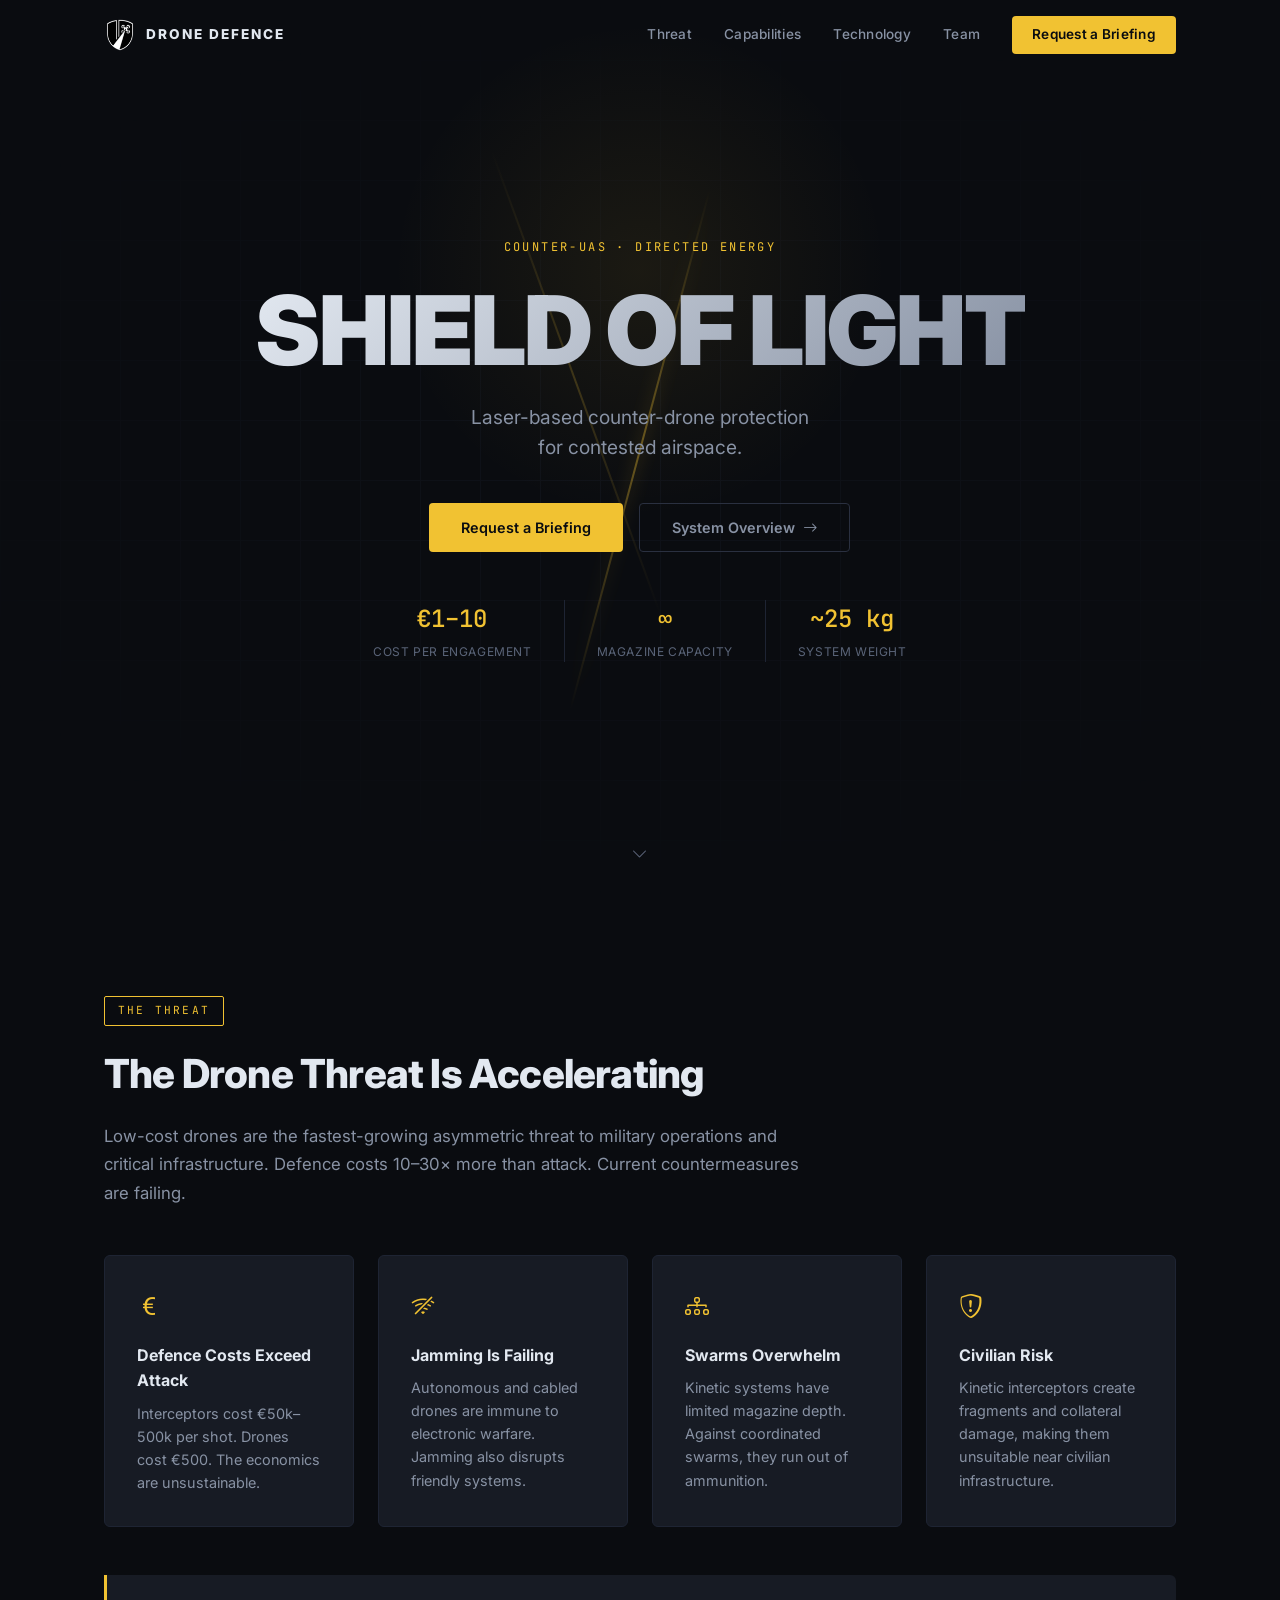
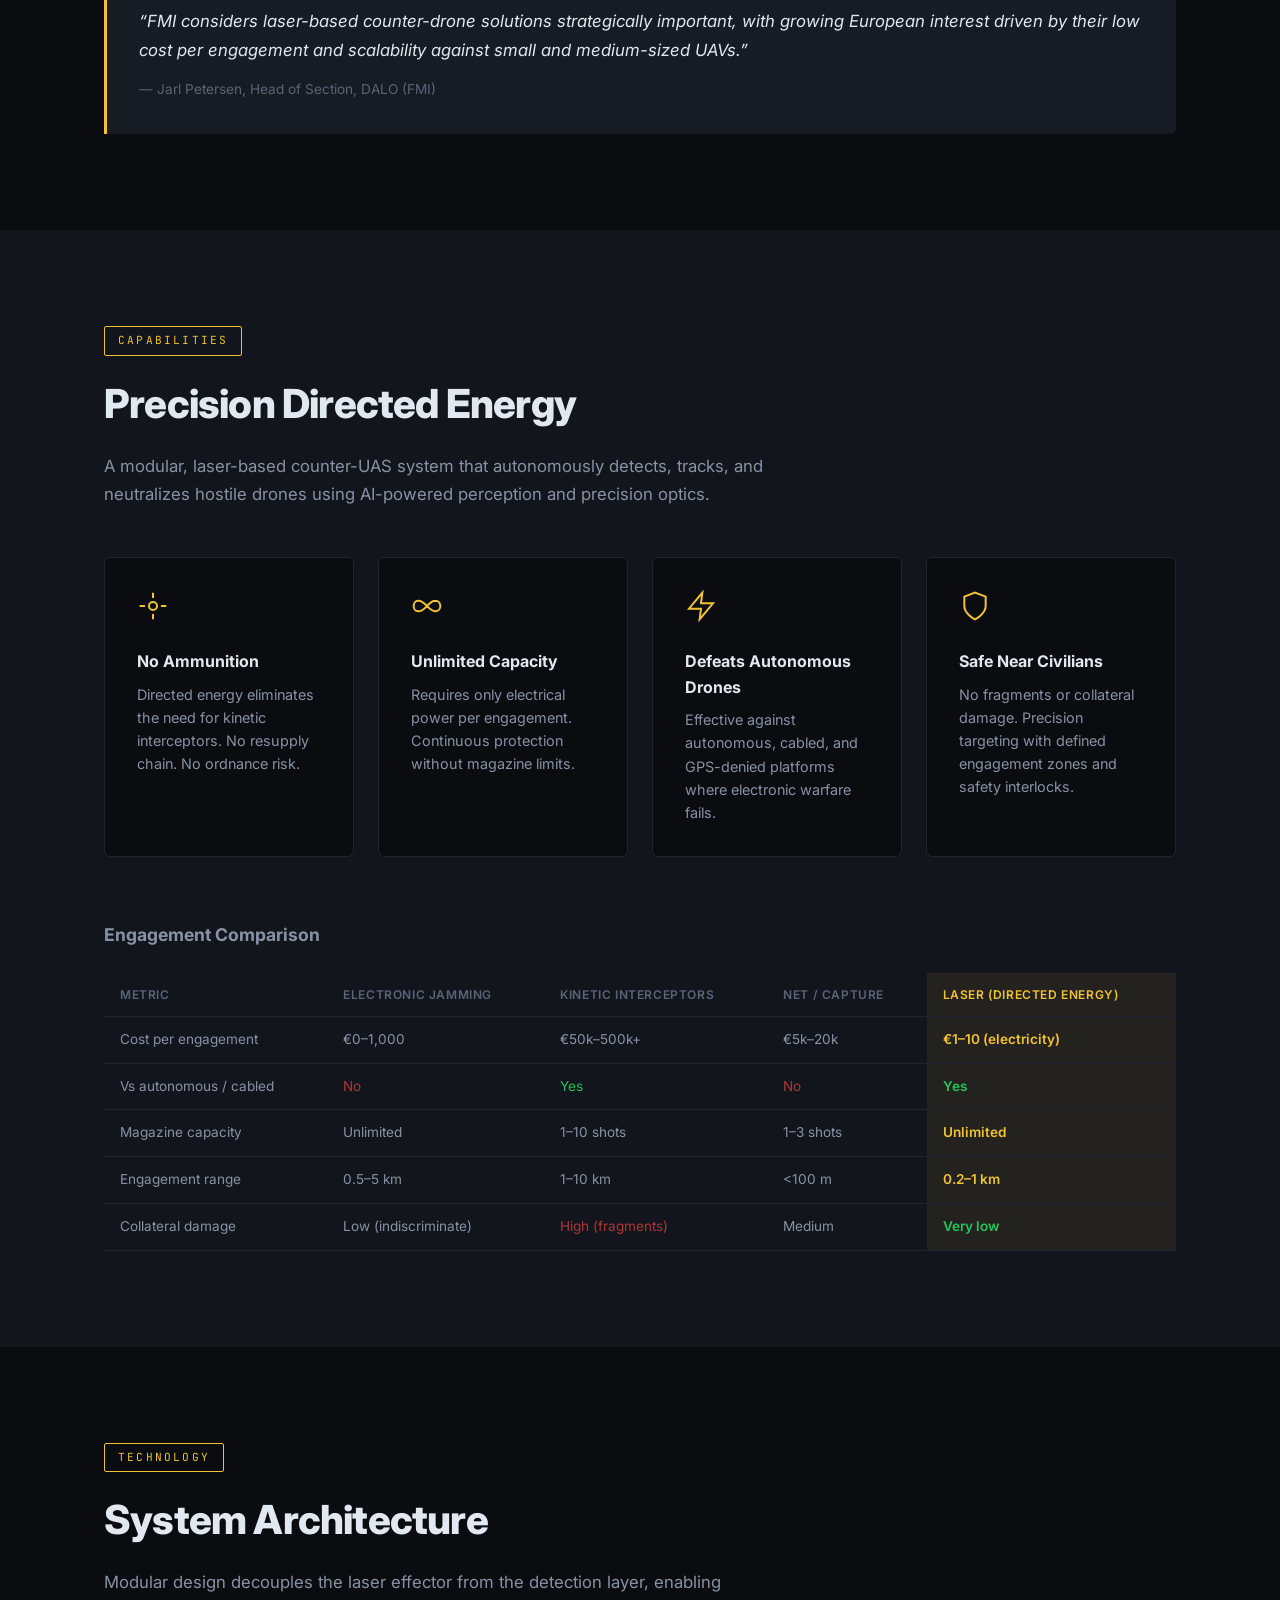
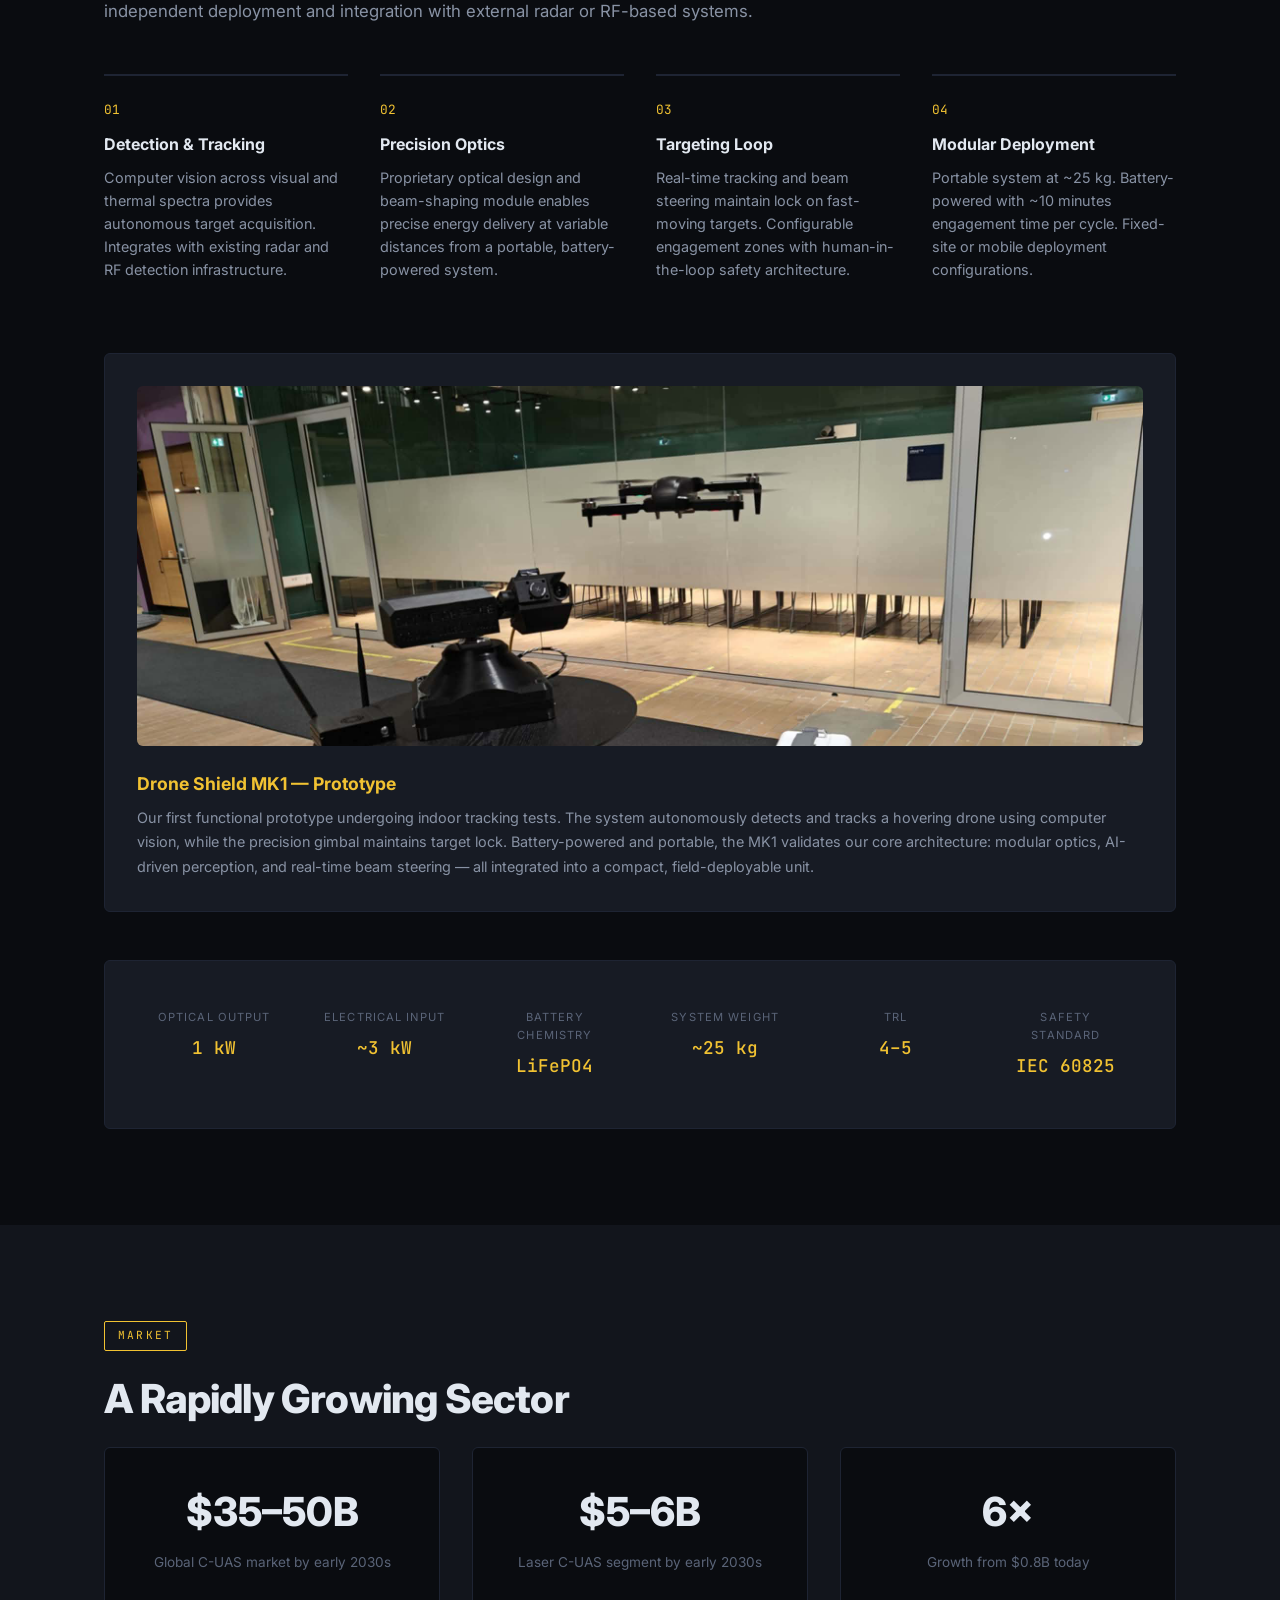
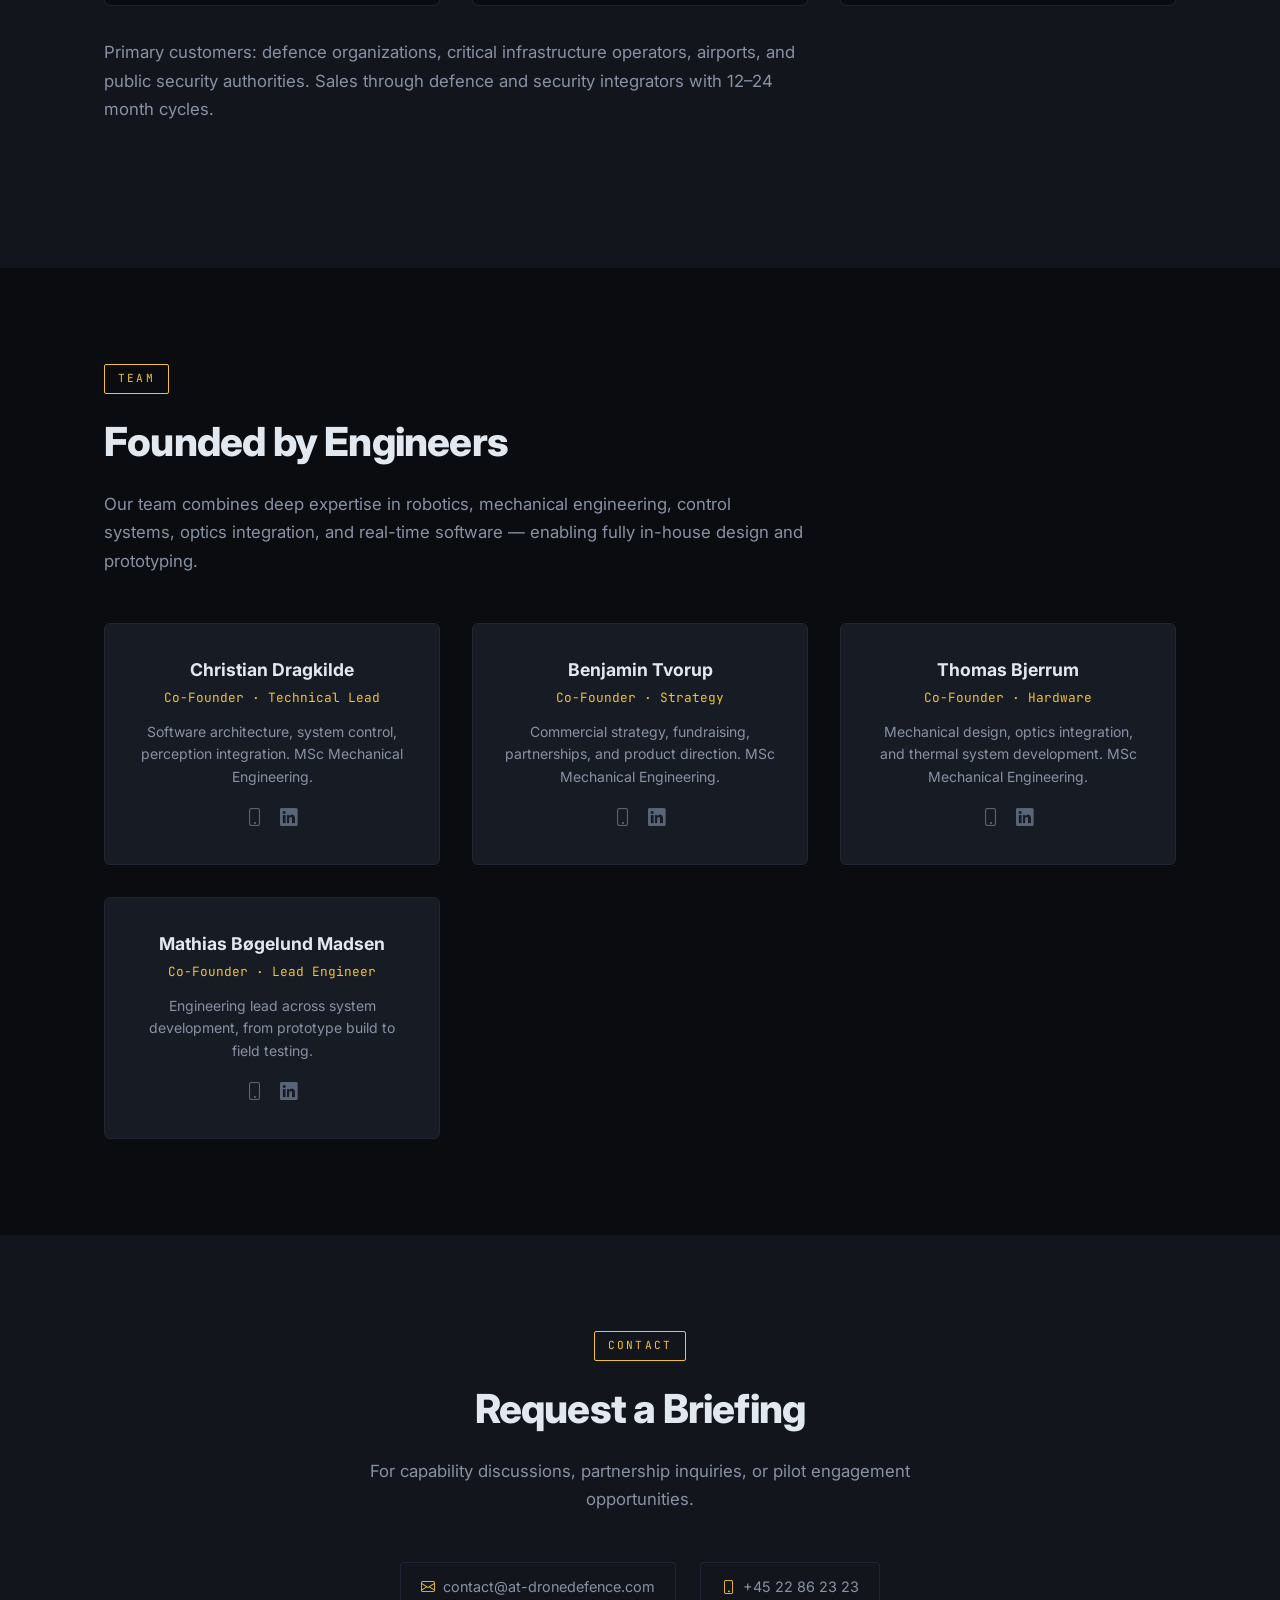
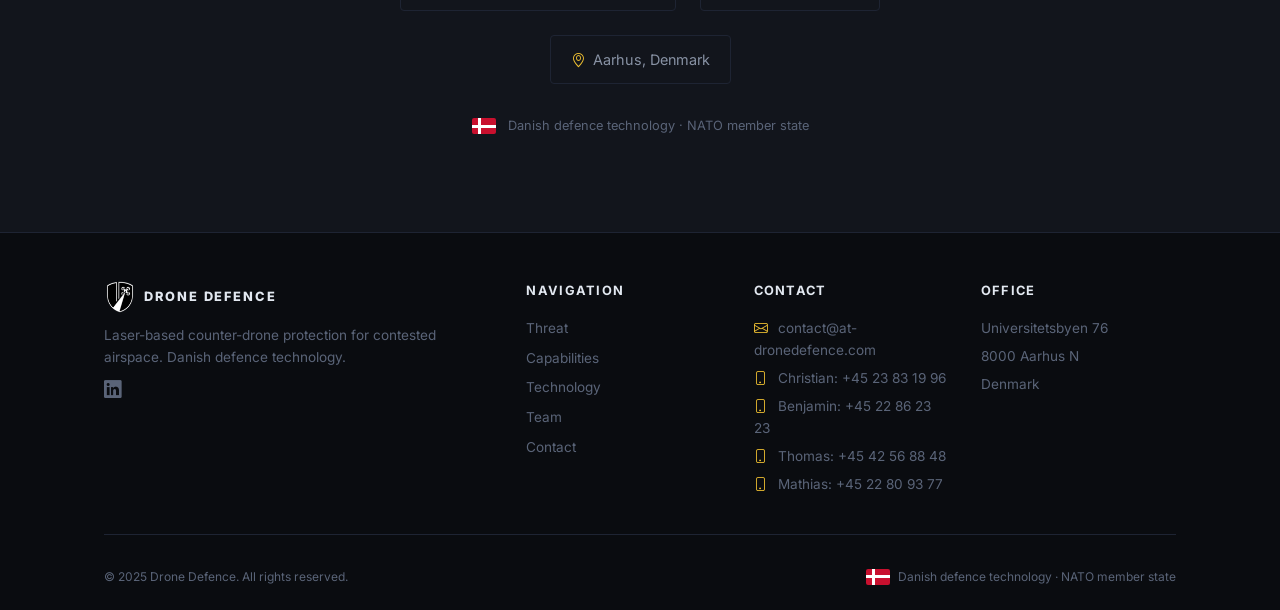
<file: index.html>
<!DOCTYPE html>
<html lang="en">
<head>
  <meta charset="utf-8">
  <meta name="viewport" content="width=device-width, initial-scale=1">
  <title>Drone Defence | Laser-Based Counter-Drone Systems</title>
  <meta name="description" content="Modular, laser-based counter-drone system that detects and neutralizes hostile drones at very low cost per engagement. Scalable protection for critical infrastructure.">
  <meta name="keywords" content="Drone Defence, counter-drone, C-UAS, laser defense, directed energy, drone neutralization, critical infrastructure protection, Denmark">

  <meta property="og:type" content="website">
  <meta property="og:title" content="Drone Defence | Shield of Light">
  <meta property="og:description" content="Laser-based counter-drone protection for contested airspace.">
  <meta property="og:image" content="assets/img/brand/BG_Logo.png">

  <link rel="icon" type="image/png" href="assets/img/brand/BG_Logo.png">
  <link rel="apple-touch-icon" href="assets/img/brand/BG_Logo.png">

  <link rel="preconnect" href="https://fonts.googleapis.com">
  <link rel="preconnect" href="https://fonts.gstatic.com" crossorigin>
  <link href="https://fonts.googleapis.com/css2?family=Inter:wght@300;400;500;600;700;800;900&family=JetBrains+Mono:wght@400;500&display=swap" rel="stylesheet">
  <link rel="stylesheet" href="https://cdn.jsdelivr.net/npm/bootstrap-icons@1.11.3/font/bootstrap-icons.min.css">
  <link rel="stylesheet" href="css/style.css">
</head>
<body>

  <!-- Navigation -->
  <nav id="nav">
    <div class="nav-inner">
      <a href="#" class="nav-brand">
        <img src="assets/img/brand/BG_Logo.png" alt="BlackGuard Logo" class="brand-logo">
        <span class="brand-text">DRONE DEFENCE</span>
      </a>
      <div class="nav-links" id="navLinks">
        <a href="#threat">Threat</a>
        <a href="#capabilities">Capabilities</a>
        <a href="#technology">Technology</a>
        <a href="#team">Team</a>
        <a href="#contact" class="nav-cta">Request a Briefing</a>
      </div>
      <button class="nav-toggle" id="navToggle" aria-label="Menu">
        <i class="bi bi-list"></i>
      </button>
    </div>
  </nav>

  <!-- Hero Section -->
  <section id="hero" class="hero">
    <div class="hero-bg">
      <div class="hero-grid"></div>
      <div class="hero-glow"></div>
      <div class="hero-beam"></div>
      <div class="hero-beam-2"></div>
    </div>
    <div class="hero-content">
      <p class="hero-tag">COUNTER-UAS &middot; DIRECTED ENERGY</p>
      <h1 class="hero-title">SHIELD OF LIGHT</h1>
      <p class="hero-subtitle">Laser-based counter-drone protection<br>for contested airspace.</p>
      <div class="hero-actions">
        <a href="#contact" class="btn btn-primary">Request a Briefing</a>
        <a href="#capabilities" class="btn btn-ghost">System Overview <i class="bi bi-arrow-right"></i></a>
      </div>
      <div class="hero-stats">
        <div class="hero-stat">
          <span class="hero-stat-value">&euro;1&ndash;10</span>
          <span class="hero-stat-label">Cost per engagement</span>
        </div>
        <div class="hero-stat-divider"></div>
        <div class="hero-stat">
          <span class="hero-stat-value">&infin;</span>
          <span class="hero-stat-label">Magazine capacity</span>
        </div>
        <div class="hero-stat-divider"></div>
        <div class="hero-stat">
          <span class="hero-stat-value">~25 kg</span>
          <span class="hero-stat-label">System weight</span>
        </div>
      </div>
    </div>
    <div class="hero-scroll">
      <i class="bi bi-chevron-down"></i>
    </div>
  </section>

  <!-- Threat Section -->
  <section id="threat" class="section">
    <div class="container">
      <span class="section-tag">THE THREAT</span>
      <h2 class="section-title">The Drone Threat Is Accelerating</h2>
      <p class="section-lead">Low-cost drones are the fastest-growing asymmetric threat to military operations and critical infrastructure. Defence costs 10&ndash;30&times; more than attack. Current countermeasures are failing.</p>

      <div class="threat-grid">
        <div class="threat-card">
          <div class="threat-icon"><i class="bi bi-currency-euro"></i></div>
          <h3>Defence Costs Exceed Attack</h3>
          <p>Interceptors cost &euro;50k&ndash;500k per shot. Drones cost &euro;500. The economics are unsustainable.</p>
        </div>
        <div class="threat-card">
          <div class="threat-icon"><i class="bi bi-wifi-off"></i></div>
          <h3>Jamming Is Failing</h3>
          <p>Autonomous and cabled drones are immune to electronic warfare. Jamming also disrupts friendly systems.</p>
        </div>
        <div class="threat-card">
          <div class="threat-icon"><i class="bi bi-diagram-3"></i></div>
          <h3>Swarms Overwhelm</h3>
          <p>Kinetic systems have limited magazine depth. Against coordinated swarms, they run out of ammunition.</p>
        </div>
        <div class="threat-card">
          <div class="threat-icon"><i class="bi bi-shield-exclamation"></i></div>
          <h3>Civilian Risk</h3>
          <p>Kinetic interceptors create fragments and collateral damage, making them unsuitable near civilian infrastructure.</p>
        </div>
      </div>

      <div class="threat-quote">
        <blockquote>
          &ldquo;FMI considers laser-based counter-drone solutions strategically important, with growing European interest driven by their low cost per engagement and scalability against small and medium-sized UAVs.&rdquo;
        </blockquote>
        <cite>&mdash; Jarl Petersen, Head of Section, DALO (FMI)</cite>
      </div>
    </div>
  </section>

  <!-- Capabilities Section -->
  <section id="capabilities" class="section section-dark">
    <div class="container">
      <span class="section-tag">CAPABILITIES</span>
      <h2 class="section-title">Precision Directed Energy</h2>
      <p class="section-lead">A modular, laser-based counter-UAS system that autonomously detects, tracks, and neutralizes hostile drones using AI-powered perception and precision optics.</p>

      <div class="capabilities-grid">
        <div class="capability">
          <div class="capability-icon">
            <svg viewBox="0 0 24 24" fill="none" stroke="currentColor" stroke-width="1.5" width="32" height="32">
              <circle cx="12" cy="12" r="3"/>
              <line x1="12" y1="2" x2="12" y2="6"/>
              <line x1="12" y1="18" x2="12" y2="22"/>
              <line x1="2" y1="12" x2="6" y2="12"/>
              <line x1="18" y1="12" x2="22" y2="12"/>
            </svg>
          </div>
          <h3>No Ammunition</h3>
          <p>Directed energy eliminates the need for kinetic interceptors. No resupply chain. No ordnance risk.</p>
        </div>
        <div class="capability">
          <div class="capability-icon">
            <svg viewBox="0 0 24 24" fill="none" stroke="currentColor" stroke-width="1.5" width="32" height="32">
              <path d="M18.178 8c5.096 0 5.096 8 0 8-5.095 0-7.133-8-12.739-8-4.585 0-4.585 8 0 8 5.606 0 7.644-8 12.74-8z"/>
            </svg>
          </div>
          <h3>Unlimited Capacity</h3>
          <p>Requires only electrical power per engagement. Continuous protection without magazine limits.</p>
        </div>
        <div class="capability">
          <div class="capability-icon">
            <svg viewBox="0 0 24 24" fill="none" stroke="currentColor" stroke-width="1.5" width="32" height="32">
              <path d="M13 2L3 14h9l-1 8 10-12h-9l1-8z"/>
            </svg>
          </div>
          <h3>Defeats Autonomous Drones</h3>
          <p>Effective against autonomous, cabled, and GPS-denied platforms where electronic warfare fails.</p>
        </div>
        <div class="capability">
          <div class="capability-icon">
            <svg viewBox="0 0 24 24" fill="none" stroke="currentColor" stroke-width="1.5" width="32" height="32">
              <path d="M12 22s8-4 8-10V5l-8-3-8 3v7c0 6 8 10 8 10z"/>
            </svg>
          </div>
          <h3>Safe Near Civilians</h3>
          <p>No fragments or collateral damage. Precision targeting with defined engagement zones and safety interlocks.</p>
        </div>
      </div>

      <!-- Comparison Table -->
      <div class="comparison">
        <h3 class="comparison-title">Engagement Comparison</h3>
        <div class="comparison-table-wrap">
          <table class="comparison-table">
            <thead>
              <tr>
                <th>Metric</th>
                <th>Electronic Jamming</th>
                <th>Kinetic Interceptors</th>
                <th>Net / Capture</th>
                <th class="highlight">Laser (Directed Energy)</th>
              </tr>
            </thead>
            <tbody>
              <tr>
                <td>Cost per engagement</td>
                <td>&euro;0&ndash;1,000</td>
                <td>&euro;50k&ndash;500k+</td>
                <td>&euro;5k&ndash;20k</td>
                <td class="highlight">&euro;1&ndash;10 (electricity)</td>
              </tr>
              <tr>
                <td>Vs autonomous / cabled</td>
                <td class="no">No</td>
                <td class="yes">Yes</td>
                <td class="no">No</td>
                <td class="highlight yes">Yes</td>
              </tr>
              <tr>
                <td>Magazine capacity</td>
                <td>Unlimited</td>
                <td>1&ndash;10 shots</td>
                <td>1&ndash;3 shots</td>
                <td class="highlight">Unlimited</td>
              </tr>
              <tr>
                <td>Engagement range</td>
                <td>0.5&ndash;5 km</td>
                <td>1&ndash;10 km</td>
                <td>&lt;100 m</td>
                <td class="highlight">0.2&ndash;1 km</td>
              </tr>
              <tr>
                <td>Collateral damage</td>
                <td>Low (indiscriminate)</td>
                <td class="no">High (fragments)</td>
                <td>Medium</td>
                <td class="highlight yes">Very low</td>
              </tr>
            </tbody>
          </table>
        </div>
      </div>
    </div>
  </section>

  <!-- Technology Section -->
  <section id="technology" class="section">
    <div class="container">
      <span class="section-tag">TECHNOLOGY</span>
      <h2 class="section-title">System Architecture</h2>
      <p class="section-lead">Modular design decouples the laser effector from the detection layer, enabling independent deployment and integration with external radar or RF-based systems.</p>

      <div class="tech-grid">
        <div class="tech-item">
          <div class="tech-number">01</div>
          <h3>Detection &amp; Tracking</h3>
          <p>Computer vision across visual and thermal spectra provides autonomous target acquisition. Integrates with existing radar and RF detection infrastructure.</p>
        </div>
        <div class="tech-item">
          <div class="tech-number">02</div>
          <h3>Precision Optics</h3>
          <p>Proprietary optical design and beam-shaping module enables precise energy delivery at variable distances from a portable, battery-powered system.</p>
        </div>
        <div class="tech-item">
          <div class="tech-number">03</div>
          <h3>Targeting Loop</h3>
          <p>Real-time tracking and beam steering maintain lock on fast-moving targets. Configurable engagement zones with human-in-the-loop safety architecture.</p>
        </div>
        <div class="tech-item">
          <div class="tech-number">04</div>
          <h3>Modular Deployment</h3>
          <p>Portable system at ~25 kg. Battery-powered with ~10 minutes engagement time per cycle. Fixed-site or mobile deployment configurations.</p>
        </div>
      </div>

      <div class="prototype-showcase">
        <div class="prototype-image">
          <img src="assets/img/Drone-Shield-MK1/f01dbdc2-a493-4c55-9d82-ae264d2efe73.jpeg" alt="Drone Shield MK1 prototype tracking a drone during indoor testing" loading="lazy">
        </div>
        <div class="prototype-text">
          <h3>Drone Shield MK1 &mdash; Prototype</h3>
          <p>Our first functional prototype undergoing indoor tracking tests. The system autonomously detects and tracks a hovering drone using computer vision, while the precision gimbal maintains target lock. Battery-powered and portable, the MK1 validates our core architecture: modular optics, AI-driven perception, and real-time beam steering &mdash; all integrated into a compact, field-deployable unit.</p>
        </div>
      </div>

      <div class="tech-specs">
        <div class="spec">
          <span class="spec-label">Optical Output</span>
          <span class="spec-value">1 kW</span>
        </div>
        <div class="spec">
          <span class="spec-label">Electrical Input</span>
          <span class="spec-value">~3 kW</span>
        </div>
        <div class="spec">
          <span class="spec-label">Battery Chemistry</span>
          <span class="spec-value">LiFePO4</span>
        </div>
        <div class="spec">
          <span class="spec-label">System Weight</span>
          <span class="spec-value">~25 kg</span>
        </div>
        <div class="spec">
          <span class="spec-label">TRL</span>
          <span class="spec-value">4&ndash;5</span>
        </div>
        <div class="spec">
          <span class="spec-label">Safety Standard</span>
          <span class="spec-value">IEC 60825</span>
        </div>
      </div>
    </div>
  </section>

  <!-- Market Section -->
  <section id="market" class="section section-dark">
    <div class="container">
      <span class="section-tag">MARKET</span>
      <h2 class="section-title">A Rapidly Growing Sector</h2>
      <div class="market-grid">
        <div class="market-stat">
          <span class="market-value">$35&ndash;50B</span>
          <span class="market-label">Global C-UAS market by early 2030s</span>
        </div>
        <div class="market-stat">
          <span class="market-value">$5&ndash;6B</span>
          <span class="market-label">Laser C-UAS segment by early 2030s</span>
        </div>
        <div class="market-stat">
          <span class="market-value">6&times;</span>
          <span class="market-label">Growth from $0.8B today</span>
        </div>
      </div>
      <p class="section-lead" style="margin-top:2rem;">Primary customers: defence organizations, critical infrastructure operators, airports, and public security authorities. Sales through defence and security integrators with 12&ndash;24 month cycles.</p>
    </div>
  </section>

  <!-- Team Section -->
  <section id="team" class="section">
    <div class="container">
      <span class="section-tag">TEAM</span>
      <h2 class="section-title">Founded by Engineers</h2>
      <p class="section-lead">Our team combines deep expertise in robotics, mechanical engineering, control systems, optics integration, and real-time software &mdash; enabling fully in-house design and prototyping.</p>

      <div class="team-grid">
        <div class="team-member">
          <!--<div class="member-photo">
            <img src="assets/img/team/christian-dragkilde-tank.jpeg" alt="Christian Dragkilde" loading="lazy">
          </div> -->
          <h3>Christian Dragkilde</h3>
          <span class="member-role">Co-Founder &middot; Technical Lead</span>
          <p>Software architecture, system control, perception integration. MSc Mechanical Engineering.</p>
          <div class="member-links">
            <a href="tel:+4523831996" class="member-link"><i class="bi bi-phone"></i></a>
            <a href="https://www.linkedin.com/in/christian-dragkilde-moric-2796431a8/" target="_blank" rel="noopener" class="member-link"><i class="bi bi-linkedin"></i></a>
          </div>
        </div>
        <div class="team-member">
          <!-- <div class="member-photo">
            <img src="assets/img/team/benjamin-tvorup.png" alt="Benjamin Tvorup" loading="lazy">
          </div> -->
          <h3>Benjamin Tvorup</h3>
          <span class="member-role">Co-Founder &middot; Strategy</span>
          <p>Commercial strategy, fundraising, partnerships, and product direction. MSc Mechanical Engineering.</p>
          <div class="member-links">
            <a href="tel:+4522862323" class="member-link"><i class="bi bi-phone"></i></a>
            <a href="https://www.linkedin.com/in/benjamin-tvorup-christensen-6071b2200/" target="_blank" rel="noopener" class="member-link"><i class="bi bi-linkedin"></i></a>
          </div>
        </div>
        <div class="team-member">
          <!-- <div class="member-photo">
            <img src="assets/img/team/Thomas-Bjerrum-1.3.jpg" alt="Thomas Bjerrum" loading="lazy">
          </div> -->
          <h3>Thomas Bjerrum</h3>
          <span class="member-role">Co-Founder &middot; Hardware</span>
          <p>Mechanical design, optics integration, and thermal system development. MSc Mechanical Engineering.</p>
          <div class="member-links">
            <a href="tel:+4542568848" class="member-link"><i class="bi bi-phone"></i></a>
            <a href="https://www.linkedin.com/in/twbl/" target="_blank" rel="noopener" class="member-link"><i class="bi bi-linkedin"></i></a>
          </div>
        </div>
        <div class="team-member">
          <!-- No photo supplied yet. The other three are commented out too, so
               nothing looks out of place until photos are switched back on. -->
          <h3>Mathias B&oslash;gelund Madsen</h3>
          <span class="member-role">Co-Founder &middot; Lead Engineer</span>
          <!-- UNVERIFIED PLACEHOLDER, written 2026-08-05 without a source:
               LinkedIn returns HTTP 999 to unauthenticated reads. Deliberately
               claims no specialism and no degree, unlike the other three, so
               nothing here can be factually wrong about him. Replace with his
               real focus area and education when supplied. -->
          <p>Engineering lead across system development, from prototype build to field testing.</p>
          <div class="member-links">
            <a href="tel:+4522809377" class="member-link"><i class="bi bi-phone"></i></a>
            <a href="https://www.linkedin.com/in/matbm/" target="_blank" rel="noopener" class="member-link"><i class="bi bi-linkedin"></i></a>
          </div>
        </div>
      </div>
    </div>
  </section>

  <!-- Contact Section -->
  <section id="contact" class="section section-dark">
    <div class="container">
      <div class="contact-block">
        <span class="section-tag">CONTACT</span>
        <h2 class="section-title">Request a Briefing</h2>
        <p class="section-lead">For capability discussions, partnership inquiries, or pilot engagement opportunities.</p>
        <div class="contact-methods">
          <a href="mailto:contact@at-dronedefence.com" class="contact-method">
            <i class="bi bi-envelope"></i>
            <span>contact@at-dronedefence.com</span>
          </a>
          <a href="tel:+4522862323" class="contact-method">
            <i class="bi bi-phone"></i>
            <span>+45 22 86 23 23</span>
          </a>
          <a href="https://maps.google.com/?q=Universitetsbyen+76,+8000+Aarhus+N,+Denmark" target="_blank" rel="noopener" class="contact-method">
            <i class="bi bi-geo-alt"></i>
            <span>Aarhus, Denmark</span>
          </a>
        </div>
        <div class="contact-flag">
          <span class="flag-dk"></span>
          <span>Danish defence technology &middot; NATO member state</span>
        </div>
      </div>
    </div>
  </section>

  <!-- Footer -->
  <footer>
    <div class="container">
      <div class="footer-top">
        <div class="footer-col">
          <div class="footer-brand">
            <img src="assets/img/brand/BG_Logo.png" alt="BlackGuard Logo" class="brand-logo">
            <span>DRONE DEFENCE</span>
          </div>
          <p class="footer-about-text">Laser-based counter-drone protection for contested airspace. Danish defence technology.</p>
          <div class="footer-social">
            <a href="https://www.linkedin.com/company/blackguard-defence/" target="_blank" rel="noopener" aria-label="LinkedIn"><i class="bi bi-linkedin"></i></a>
          </div>
        </div>
        <div class="footer-col">
          <h4>Navigation</h4>
          <a href="#threat">Threat</a>
          <a href="#capabilities">Capabilities</a>
          <a href="#technology">Technology</a>
          <a href="#team">Team</a>
          <a href="#contact">Contact</a>
        </div>
        <div class="footer-col">
          <h4>Contact</h4>
          <p><i class="bi bi-envelope"></i> contact@at-dronedefence.com</p>
          <p><i class="bi bi-phone"></i> Christian: +45 23 83 19 96</p>
          <p><i class="bi bi-phone"></i> Benjamin: +45 22 86 23 23</p>
          <p><i class="bi bi-phone"></i> Thomas: +45 42 56 88 48</p>
          <p><i class="bi bi-phone"></i> Mathias: +45 22 80 93 77</p>
        </div>
        <div class="footer-col">
          <h4>Office</h4>
          <a href="https://maps.google.com/?q=Universitetsbyen+76,+8000+Aarhus+N,+Denmark" target="_blank" rel="noopener">
            <p>Universitetsbyen 76</p>
            <p>8000 Aarhus N</p>
            <p>Denmark</p>
          </a>
        </div>
      </div>
      <div class="footer-bottom">
        <span>&copy; 2025 Drone Defence. All rights reserved.</span>
        <span class="footer-flag"><span class="flag-dk"></span> Danish defence technology &middot; NATO member state</span>
      </div>
    </div>
  </footer>

  <script>
    // Mobile nav toggle
    const toggle = document.getElementById('navToggle');
    const links = document.getElementById('navLinks');
    toggle.addEventListener('click', () => links.classList.toggle('open'));

    // Close mobile nav on link click
    links.querySelectorAll('a').forEach(a => {
      a.addEventListener('click', () => links.classList.remove('open'));
    });

    // Navbar background on scroll
    const nav = document.getElementById('nav');
    window.addEventListener('scroll', () => {
      nav.classList.toggle('scrolled', window.scrollY > 50);
    });

    // Smooth scroll
    document.querySelectorAll('a[href^="#"]').forEach(a => {
      a.addEventListener('click', e => {
        e.preventDefault();
        const target = document.querySelector(a.getAttribute('href'));
        if (target) {
          const offset = 80;
          const top = target.getBoundingClientRect().top + window.scrollY - offset;
          window.scrollTo({ top, behavior: 'smooth' });
        }
      });
    });

    // Fade-in on scroll
    const observer = new IntersectionObserver((entries) => {
      entries.forEach(entry => {
        if (entry.isIntersecting) {
          entry.target.classList.add('visible');
        }
      });
    }, { threshold: 0.1 });

    document.querySelectorAll('.threat-card, .capability, .tech-item, .team-member, .market-stat, .spec').forEach(el => {
      el.classList.add('fade-in');
      observer.observe(el);
    });
  </script>

</body>
</html>
</file>
<file: css/style.css>
/* ============================================
   Drone Defence — style.css
   Dark defense-tech aesthetic
   ============================================ */

:root {
  --bg: #0a0c10;
  --bg-surface: #12151c;
  --bg-card: #171b24;
  --border: #1e2433;
  --border-light: #2a3040;
  --text: #e2e8f0;
  --text-secondary: #8892a4;
  --text-muted: #5a6478;
  --accent: #f1c232;
  --accent-hover: #d9ad2b;
  --accent-glow: rgba(241, 194, 50, 0.15);
  --accent-subtle: rgba(241, 194, 50, 0.08);
  --red: #ef4444;
  --green: #22c55e;
  --gold: #d4a843;
  --font: 'Inter', -apple-system, system-ui, sans-serif;
  --mono: 'JetBrains Mono', 'SF Mono', monospace;
}

* { box-sizing: border-box; margin: 0; padding: 0; }

html { scroll-behavior: smooth; }

body {
  font-family: var(--font);
  background: var(--bg);
  color: var(--text);
  line-height: 1.6;
  -webkit-font-smoothing: antialiased;
}

.container {
  max-width: 1120px;
  margin: 0 auto;
  padding: 0 1.5rem;
}

/* ============================================
   Navigation
   ============================================ */

#nav {
  position: fixed;
  top: 0;
  left: 0;
  right: 0;
  z-index: 1000;
  padding: 1rem 0;
  transition: all 0.3s ease;
}

#nav.scrolled {
  background: rgba(10, 12, 16, 0.95);
  backdrop-filter: blur(20px);
  border-bottom: 1px solid var(--border);
  padding: 0.75rem 0;
}

.nav-inner {
  max-width: 1120px;
  margin: 0 auto;
  padding: 0 1.5rem;
  display: flex;
  align-items: center;
  justify-content: space-between;
}

.nav-brand {
  display: flex;
  align-items: center;
  gap: 0.6rem;
  text-decoration: none;
  color: var(--text);
}

.brand-logo {
  height: 32px;
  width: auto;
  filter: invert(1);
}

.brand-text {
  font-weight: 800;
  font-size: 0.85rem;
  letter-spacing: 0.15em;
}

.nav-links {
  display: flex;
  align-items: center;
  gap: 2rem;
}

.nav-links a {
  color: var(--text-secondary);
  text-decoration: none;
  font-size: 0.85rem;
  font-weight: 500;
  letter-spacing: 0.02em;
  transition: color 0.2s;
}

.nav-links a:hover {
  color: var(--text);
}

.nav-cta {
  background: var(--accent) !important;
  color: var(--bg) !important;
  padding: 0.5rem 1.25rem !important;
  border-radius: 4px;
  font-weight: 600 !important;
  transition: background 0.2s !important;
}

.nav-cta:hover {
  background: var(--accent-hover) !important;
}

.nav-toggle {
  display: none;
  background: none;
  border: 1px solid var(--border);
  color: var(--text);
  font-size: 1.5rem;
  padding: 0.25rem 0.5rem;
  cursor: pointer;
  border-radius: 4px;
}

/* ============================================
   Hero
   ============================================ */

.hero {
  position: relative;
  min-height: 100vh;
  display: flex;
  align-items: center;
  justify-content: center;
  overflow: hidden;
}

.hero-bg {
  position: absolute;
  inset: 0;
  overflow: hidden;
}

.hero-grid {
  position: absolute;
  inset: 0;
  background-image:
    linear-gradient(var(--border) 1px, transparent 1px),
    linear-gradient(90deg, var(--border) 1px, transparent 1px);
  background-size: 60px 60px;
  opacity: 0.3;
  mask-image: radial-gradient(ellipse 60% 50% at 50% 50%, black, transparent);
}

.hero-beam {
  position: absolute;
  top: 20%;
  left: 50%;
  width: 2px;
  height: 60%;
  background: linear-gradient(180deg, transparent, var(--accent), transparent);
  opacity: 0.4;
  transform: translateX(-50%) rotate(15deg);
  animation: beam-pulse 4s ease-in-out infinite;
}

.hero-beam::before {
  content: '';
  position: absolute;
  top: 0;
  left: -1px;
  width: 4px;
  height: 100%;
  background: linear-gradient(180deg, transparent, var(--accent), transparent);
  filter: blur(8px);
  opacity: 0.6;
}

.hero-beam-2 {
  position: absolute;
  top: 15%;
  left: 45%;
  width: 2px;
  height: 55%;
  background: linear-gradient(180deg, transparent, var(--accent), transparent);
  opacity: 0.2;
  transform: translateX(-50%) rotate(-20deg);
  animation: beam-pulse-2 5s ease-in-out infinite;
}

.hero-glow {
  position: absolute;
  top: 30%;
  left: 50%;
  width: 500px;
  height: 500px;
  transform: translate(-50%, -50%);
  background: radial-gradient(circle, var(--accent-glow) 0%, transparent 70%);
  opacity: 0.5;
  animation: glow-pulse 6s ease-in-out infinite;
}

@keyframes beam-pulse {
  0%, 100% { opacity: 0.2; }
  50% { opacity: 0.5; }
}

@keyframes beam-pulse-2 {
  0%, 100% { opacity: 0.1; }
  50% { opacity: 0.3; }
}

@keyframes glow-pulse {
  0%, 100% { opacity: 0.3; transform: translate(-50%, -50%) scale(1); }
  50% { opacity: 0.6; transform: translate(-50%, -50%) scale(1.1); }
}

.hero-content {
  position: relative;
  z-index: 2;
  text-align: center;
  padding: 2rem 1.5rem;
}

.hero-tag {
  font-family: var(--mono);
  font-size: 0.75rem;
  letter-spacing: 0.2em;
  color: var(--accent);
  margin-bottom: 1.5rem;
}

.hero-title {
  font-size: clamp(3rem, 8vw, 6rem);
  font-weight: 900;
  letter-spacing: -0.02em;
  line-height: 1;
  margin-bottom: 1.5rem;
  background: linear-gradient(135deg, var(--text) 0%, var(--text-secondary) 100%);
  -webkit-background-clip: text;
  -webkit-text-fill-color: transparent;
  background-clip: text;
}

.hero-subtitle {
  font-size: 1.2rem;
  color: var(--text-secondary);
  font-weight: 400;
  line-height: 1.6;
  margin-bottom: 2.5rem;
}

.hero-actions {
  display: flex;
  gap: 1rem;
  justify-content: center;
  flex-wrap: wrap;
  margin-bottom: 3rem;
}

.btn {
  display: inline-flex;
  align-items: center;
  gap: 0.5rem;
  padding: 0.75rem 2rem;
  font-size: 0.9rem;
  font-weight: 600;
  text-decoration: none;
  border-radius: 4px;
  transition: all 0.2s;
  cursor: pointer;
  border: none;
}

.btn-primary {
  background: var(--accent);
  color: var(--bg);
}

.btn-primary:hover {
  background: var(--accent-hover);
  box-shadow: 0 0 30px var(--accent-glow);
}

.btn-ghost {
  background: transparent;
  color: var(--text-secondary);
  border: 1px solid var(--border-light);
}

.btn-ghost:hover {
  border-color: var(--accent);
  color: var(--accent);
}

.hero-stats {
  display: flex;
  justify-content: center;
  gap: 2rem;
  flex-wrap: wrap;
}

.hero-stat {
  text-align: center;
}

.hero-stat-value {
  display: block;
  font-family: var(--mono);
  font-size: 1.5rem;
  font-weight: 500;
  color: var(--accent);
}

.hero-stat-label {
  display: block;
  font-size: 0.75rem;
  color: var(--text-muted);
  text-transform: uppercase;
  letter-spacing: 0.05em;
  margin-top: 0.25rem;
}

.hero-stat-divider {
  width: 1px;
  background: var(--border);
  align-self: stretch;
}

.hero-scroll {
  position: absolute;
  bottom: 2rem;
  left: 50%;
  transform: translateX(-50%);
  color: var(--text-muted);
  animation: bounce 2s infinite;
}

@keyframes bounce {
  0%, 100% { transform: translateX(-50%) translateY(0); }
  50% { transform: translateX(-50%) translateY(8px); }
}

/* ============================================
   Sections
   ============================================ */

.section {
  padding: 6rem 0;
}

.section-dark {
  background: var(--bg-surface);
}

.section-tag {
  display: inline-block;
  font-family: var(--mono);
  font-size: 0.7rem;
  letter-spacing: 0.2em;
  color: var(--accent);
  text-transform: uppercase;
  margin-bottom: 1rem;
  padding: 0.3rem 0.8rem;
  border: 1px solid var(--accent);
  border-radius: 2px;
}

.section-title {
  font-size: clamp(1.8rem, 4vw, 2.5rem);
  font-weight: 800;
  margin-bottom: 1rem;
  letter-spacing: -0.02em;
}

.section-lead {
  font-size: 1.05rem;
  color: var(--text-secondary);
  max-width: 700px;
  line-height: 1.7;
  margin-bottom: 3rem;
}

/* ============================================
   Threat Section
   ============================================ */

.threat-grid {
  display: grid;
  grid-template-columns: repeat(auto-fit, minmax(240px, 1fr));
  gap: 1.5rem;
  margin-bottom: 3rem;
}

.threat-card {
  background: var(--bg-card);
  border: 1px solid var(--border);
  border-radius: 6px;
  padding: 2rem;
  transition: border-color 0.3s;
}

.threat-card:hover {
  border-color: var(--border-light);
}

.threat-icon {
  font-size: 1.5rem;
  color: var(--accent);
  margin-bottom: 1rem;
}

.threat-card h3 {
  font-size: 1rem;
  font-weight: 700;
  margin-bottom: 0.5rem;
}

.threat-card p {
  font-size: 0.9rem;
  color: var(--text-secondary);
  line-height: 1.6;
}

.threat-quote {
  background: var(--bg-card);
  border-left: 3px solid var(--accent);
  padding: 2rem;
  border-radius: 0 6px 6px 0;
}

.threat-quote blockquote {
  font-size: 1.05rem;
  font-style: italic;
  color: var(--text);
  margin-bottom: 0.75rem;
  line-height: 1.7;
}

.threat-quote cite {
  font-size: 0.85rem;
  color: var(--text-muted);
  font-style: normal;
}

/* ============================================
   Capabilities Section
   ============================================ */

.capabilities-grid {
  display: grid;
  grid-template-columns: repeat(auto-fit, minmax(240px, 1fr));
  gap: 1.5rem;
  margin-bottom: 4rem;
}

.capability {
  padding: 2rem;
  border: 1px solid var(--border);
  border-radius: 6px;
  background: var(--bg);
  transition: all 0.3s;
}

.capability:hover {
  border-color: var(--accent);
  box-shadow: 0 0 40px var(--accent-subtle);
}

.capability-icon {
  color: var(--accent);
  margin-bottom: 1.25rem;
}

.capability h3 {
  font-size: 1rem;
  font-weight: 700;
  margin-bottom: 0.5rem;
}

.capability p {
  font-size: 0.9rem;
  color: var(--text-secondary);
  line-height: 1.6;
}

/* Comparison Table */
.comparison {
  margin-top: 2rem;
}

.comparison-title {
  font-size: 1.1rem;
  font-weight: 700;
  margin-bottom: 1.5rem;
  color: var(--text-secondary);
}

.comparison-table-wrap {
  overflow-x: auto;
  -webkit-overflow-scrolling: touch;
}

.comparison-table {
  width: 100%;
  border-collapse: collapse;
  font-size: 0.85rem;
}

.comparison-table th,
.comparison-table td {
  padding: 0.75rem 1rem;
  text-align: left;
  border-bottom: 1px solid var(--border);
}

.comparison-table th {
  font-size: 0.75rem;
  text-transform: uppercase;
  letter-spacing: 0.05em;
  color: var(--text-muted);
  font-weight: 600;
}

.comparison-table td {
  color: var(--text-secondary);
}

.comparison-table .highlight {
  color: var(--accent);
  font-weight: 600;
  background: var(--accent-subtle);
}

.comparison-table th.highlight {
  color: var(--accent);
  background: var(--accent-subtle);
}

.comparison-table .yes { color: var(--green); }
.comparison-table .no { color: var(--red); opacity: 0.7; }

/* ============================================
   Technology Section
   ============================================ */

.tech-grid {
  display: grid;
  grid-template-columns: repeat(auto-fit, minmax(240px, 1fr));
  gap: 2rem;
  margin-bottom: 3rem;
}

.tech-item {
  padding: 1.5rem 0;
  border-top: 2px solid var(--border);
}

.tech-number {
  font-family: var(--mono);
  font-size: 0.8rem;
  color: var(--accent);
  margin-bottom: 0.75rem;
}

.tech-item h3 {
  font-size: 1rem;
  font-weight: 700;
  margin-bottom: 0.5rem;
}

.tech-item p {
  font-size: 0.9rem;
  color: var(--text-secondary);
  line-height: 1.6;
}

.prototype-showcase {
  margin-bottom: 3rem;
  padding: 2rem;
  background: var(--bg-card);
  border: 1px solid var(--border);
  border-radius: 6px;
}

.prototype-image {
  border-radius: 6px;
  overflow: hidden;
  margin-bottom: 1.5rem;
  max-height: 360px;
}

.prototype-image img {
  width: 100%;
  height: 100%;
  object-fit: cover;
  display: block;
}

.prototype-text h3 {
  font-size: 1.1rem;
  font-weight: 700;
  margin-bottom: 0.5rem;
  color: var(--accent);
}

.prototype-text p {
  font-size: 0.9rem;
  color: var(--text-secondary);
  line-height: 1.7;
}

.tech-specs {
  display: flex;
  flex-wrap: wrap;
  gap: 1rem;
  padding: 2rem;
  background: var(--bg-card);
  border: 1px solid var(--border);
  border-radius: 6px;
}

.spec {
  flex: 1;
  min-width: 140px;
  padding: 1rem;
  text-align: center;
}

.spec-label {
  display: block;
  font-size: 0.7rem;
  text-transform: uppercase;
  letter-spacing: 0.1em;
  color: var(--text-muted);
  margin-bottom: 0.4rem;
}

.spec-value {
  display: block;
  font-family: var(--mono);
  font-size: 1.1rem;
  font-weight: 500;
  color: var(--accent);
}

/* ============================================
   Market Section
   ============================================ */

.market-grid {
  display: grid;
  grid-template-columns: repeat(auto-fit, minmax(200px, 1fr));
  gap: 2rem;
}

.market-stat {
  text-align: center;
  padding: 2rem;
  border: 1px solid var(--border);
  border-radius: 6px;
  background: var(--bg);
}

.market-value {
  display: block;
  font-size: 2.5rem;
  font-weight: 800;
  color: var(--text);
  margin-bottom: 0.5rem;
}

.market-label {
  display: block;
  font-size: 0.85rem;
  color: var(--text-muted);
}

/* ============================================
   Team Section
   ============================================ */

.team-grid {
  display: grid;
  grid-template-columns: repeat(auto-fit, minmax(280px, 1fr));
  gap: 2rem;
}

.team-member {
  text-align: center;
  padding: 2rem;
  border: 1px solid var(--border);
  border-radius: 6px;
  background: var(--bg-card);
  transition: border-color 0.3s;
}

.team-member:hover {
  border-color: var(--border-light);
}

.member-photo {
  width: 100%;
  height: 200px;
  border-radius: 6px;
  overflow: hidden;
  margin: 0 auto 1.5rem;
  border: 1px solid var(--border);
}

.member-photo img {
  width: 100%;
  height: 100%;
  object-fit: cover;
  object-position: center;
}

.team-member h3 {
  font-size: 1.1rem;
  font-weight: 700;
  margin-bottom: 0.25rem;
}

.member-role {
  display: block;
  font-size: 0.8rem;
  color: var(--accent);
  font-family: var(--mono);
  margin-bottom: 0.75rem;
}

.team-member p {
  font-size: 0.875rem;
  color: var(--text-secondary);
  line-height: 1.6;
  margin-bottom: 1rem;
}

.member-links {
  display: flex;
  gap: 1rem;
  justify-content: center;
}

.member-link {
  color: var(--text-muted);
  font-size: 1.1rem;
  transition: color 0.2s;
}

.member-link:hover {
  color: var(--accent);
}

/* ============================================
   Contact Section
   ============================================ */

.contact-block {
  text-align: center;
  max-width: 600px;
  margin: 0 auto;
}

.contact-methods {
  display: flex;
  flex-wrap: wrap;
  gap: 1.5rem;
  justify-content: center;
  margin-bottom: 2rem;
}

.contact-method {
  display: flex;
  align-items: center;
  gap: 0.5rem;
  color: var(--text-secondary);
  text-decoration: none;
  font-size: 0.9rem;
  padding: 0.75rem 1.25rem;
  border: 1px solid var(--border);
  border-radius: 4px;
  transition: all 0.2s;
}

.contact-method:hover {
  border-color: var(--accent);
  color: var(--accent);
}

.contact-method i {
  color: var(--accent);
}

.contact-flag {
  display: flex;
  align-items: center;
  justify-content: center;
  gap: 0.75rem;
  font-size: 0.8rem;
  color: var(--text-muted);
}

.flag-dk {
  display: inline-block;
  width: 24px;
  height: 16px;
  background: #c8102e;
  position: relative;
  border-radius: 2px;
}

.flag-dk::before {
  content: '';
  position: absolute;
  background: white;
  top: 0;
  left: 6px;
  width: 3px;
  height: 100%;
}

.flag-dk::after {
  content: '';
  position: absolute;
  background: white;
  left: 0;
  top: 6.5px;
  width: 100%;
  height: 3px;
}

/* ============================================
   Footer
   ============================================ */

footer {
  border-top: 1px solid var(--border);
  padding: 3rem 0 1.5rem;
}

.footer-top {
  display: grid;
  grid-template-columns: 2fr 1fr 1fr 1fr;
  gap: 2rem;
  margin-bottom: 2rem;
  padding-bottom: 2rem;
  border-bottom: 1px solid var(--border);
}

.footer-col h4 {
  font-size: 0.8rem;
  font-weight: 700;
  text-transform: uppercase;
  letter-spacing: 0.1em;
  color: var(--text);
  margin-bottom: 1rem;
}

.footer-col a {
  display: block;
  color: var(--text-muted);
  text-decoration: none;
  font-size: 0.85rem;
  margin-bottom: 0.5rem;
  transition: color 0.2s;
}

.footer-col a:hover {
  color: var(--accent);
}

.footer-col p {
  font-size: 0.85rem;
  color: var(--text-muted);
  margin-bottom: 0.4rem;
}

.footer-col p i {
  color: var(--accent);
  margin-right: 0.4rem;
}

.footer-brand {
  display: flex;
  align-items: center;
  gap: 0.5rem;
  font-weight: 800;
  font-size: 0.8rem;
  letter-spacing: 0.15em;
  margin-bottom: 0.75rem;
}

.footer-about-text {
  font-size: 0.85rem;
  color: var(--text-secondary);
  line-height: 1.6;
  margin-bottom: 1rem;
}

.footer-social a {
  color: var(--text-muted);
  font-size: 1.1rem;
  transition: color 0.2s;
}

.footer-social a:hover {
  color: var(--accent);
}

.footer-bottom {
  display: flex;
  justify-content: space-between;
  align-items: center;
  flex-wrap: wrap;
  gap: 1rem;
  font-size: 0.75rem;
  color: var(--text-muted);
}

.footer-flag {
  display: flex;
  align-items: center;
  gap: 0.5rem;
}

/* ============================================
   Animations
   ============================================ */

.fade-in {
  opacity: 0;
  transform: translateY(20px);
  transition: opacity 0.6s ease, transform 0.6s ease;
}

.fade-in.visible {
  opacity: 1;
  transform: translateY(0);
}

/* Stagger delay for grid items */
.threat-card:nth-child(2) { transition-delay: 0.1s; }
.threat-card:nth-child(3) { transition-delay: 0.2s; }
.threat-card:nth-child(4) { transition-delay: 0.3s; }
.capability:nth-child(2) { transition-delay: 0.1s; }
.capability:nth-child(3) { transition-delay: 0.2s; }
.capability:nth-child(4) { transition-delay: 0.3s; }
.tech-item:nth-child(2) { transition-delay: 0.1s; }
.tech-item:nth-child(3) { transition-delay: 0.2s; }
.tech-item:nth-child(4) { transition-delay: 0.3s; }
.team-member:nth-child(2) { transition-delay: 0.1s; }
.team-member:nth-child(3) { transition-delay: 0.2s; }

/* ============================================
   Responsive
   ============================================ */

@media (max-width: 768px) {
  .nav-links {
    display: none;
    position: fixed;
    top: 0;
    left: 0;
    right: 0;
    bottom: 0;
    background: var(--bg);
    flex-direction: column;
    justify-content: center;
    align-items: center;
    gap: 2rem;
    z-index: 999;
  }

  .nav-links.open {
    display: flex;
  }

  .nav-links a {
    font-size: 1.2rem;
  }

  .nav-toggle {
    display: block;
    z-index: 1001;
  }

  .hero-stats {
    gap: 1rem;
  }

  .hero-stat-divider {
    display: none;
  }

  .hero-subtitle br {
    display: none;
  }

  .comparison-table {
    font-size: 0.75rem;
  }

  .comparison-table th,
  .comparison-table td {
    padding: 0.5rem;
  }

  .footer-top {
    grid-template-columns: 1fr 1fr;
  }

  .footer-bottom {
    flex-direction: column;
    text-align: center;
  }
}

@media (max-width: 480px) {
  .hero-title {
    font-size: 2.5rem;
  }

  .section {
    padding: 4rem 0;
  }

  .tech-specs {
    gap: 0;
  }

  .spec {
    min-width: 45%;
  }
}
</file>
